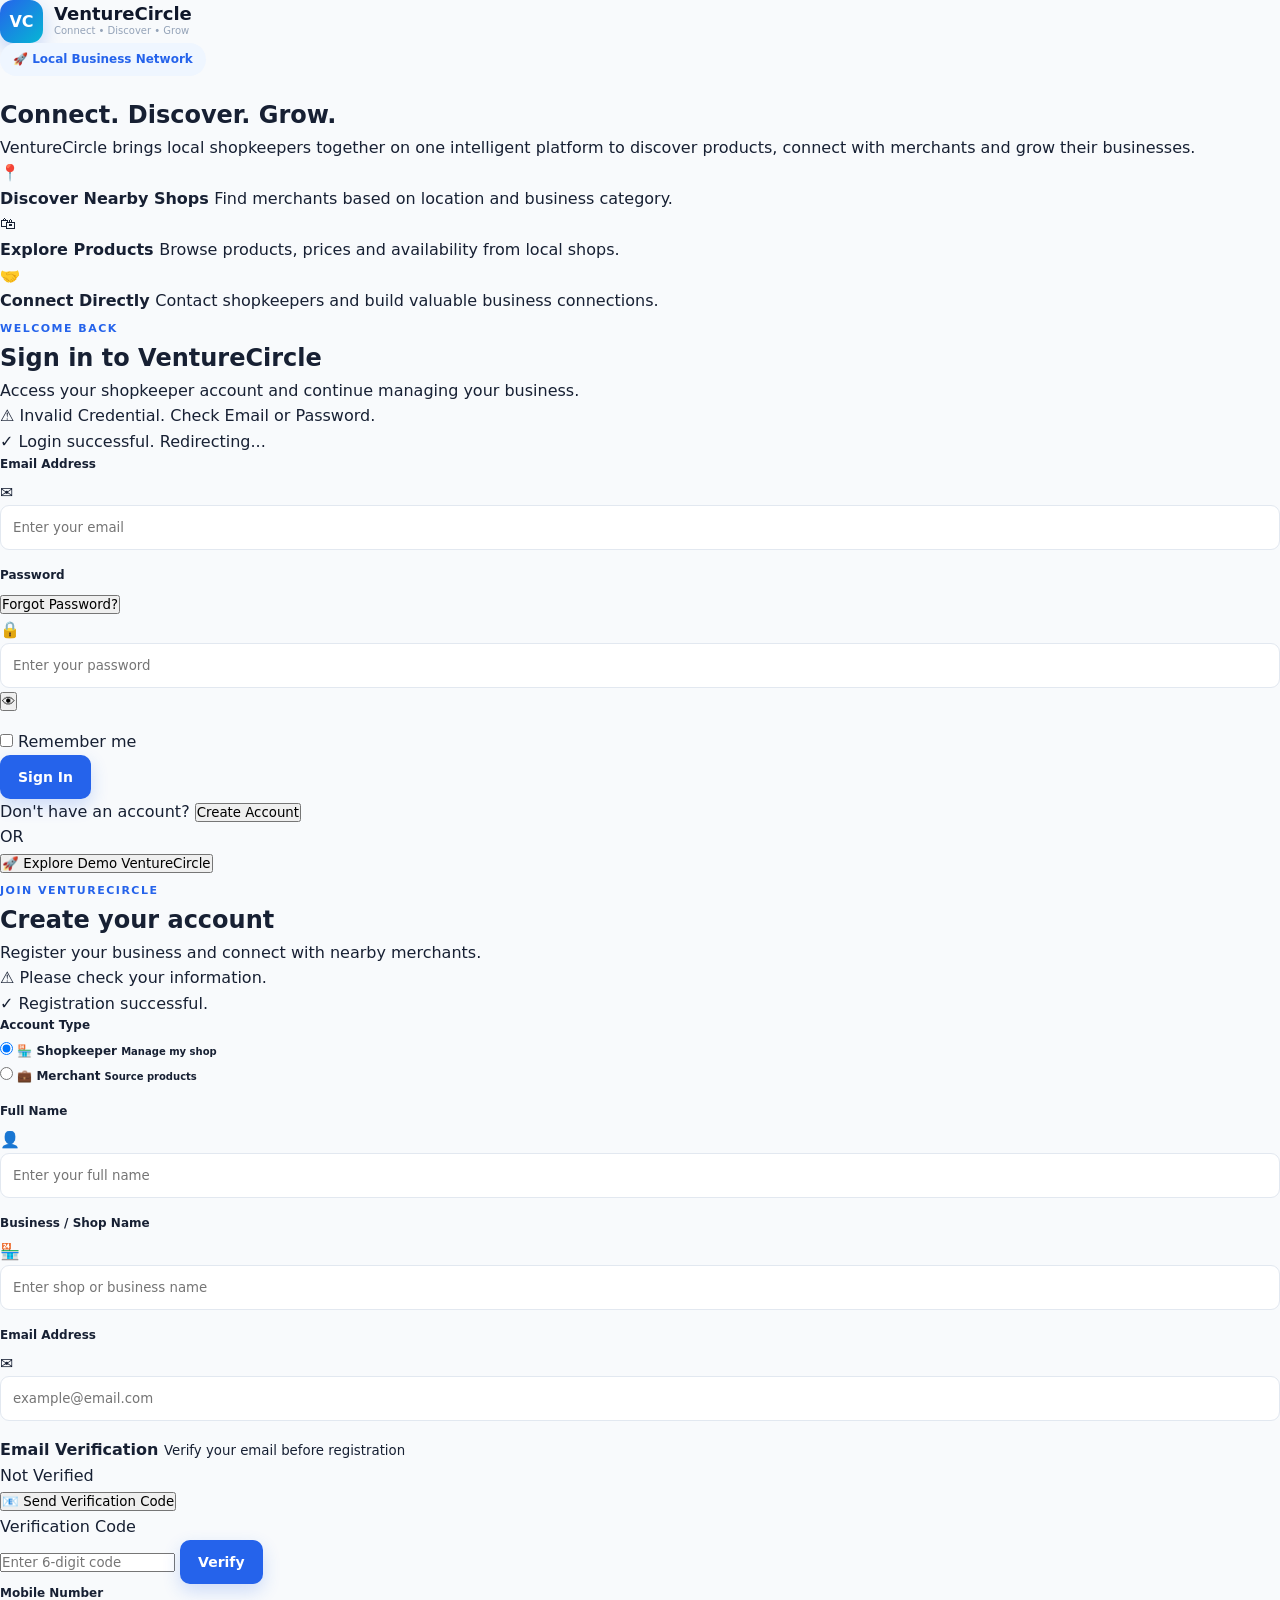
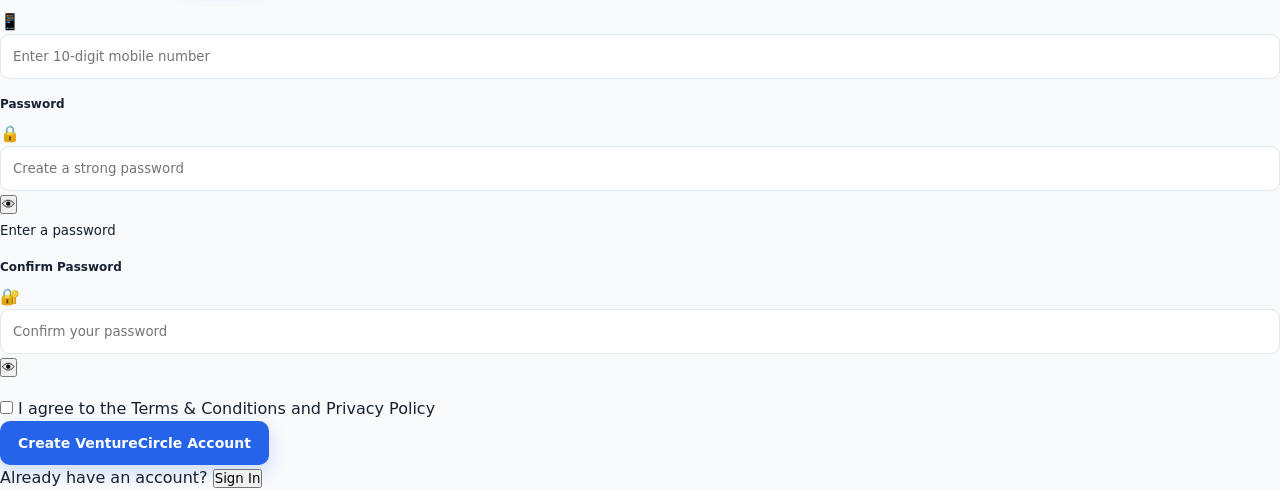
<file: index.html>
<!DOCTYPE html>
<html lang="en">
<head>
    <meta charset="UTF-8">

    <meta name="viewport"
          content="width=device-width, initial-scale=1.0">

    <meta name="description"
          content="VentureCircle - Connect local shopkeepers, discover products and grow your business.">

    <meta name="theme-color"
          content="#2563eb">

    <title>VentureCircle | Login & Register</title>

    <link rel="stylesheet" href="style.css">
</head>

<body class="auth-page">

<!-- =====================================================
     AUTHENTICATION APPLICATION
===================================================== -->

<div class="auth-wrapper">

    <!-- =================================================
         LEFT BRAND PANEL
    ================================================== -->

    <section class="auth-brand-panel">

        <div class="auth-brand-content">

            <a href="index.html" class="brand auth-brand">

                <div class="brand-logo">
                    VC
                </div>

                <div class="brand-text">

                    <strong>
                        VentureCircle
                    </strong>

                    <span>
                        Connect • Discover • Grow
                    </span>

                </div>

            </a>


            <div class="auth-hero-content">

                <span class="hero-badge">
                    🚀 Local Business Network
                </span>

                <h1>
                    Connect.
                    <span>Discover.</span>
                    Grow.
                </h1>

                <p>
                    VentureCircle brings local shopkeepers
                    together on one intelligent platform to
                    discover products, connect with merchants
                    and grow their businesses.
                </p>

            </div>


            <!-- =========================================
                 BENEFITS
            ========================================== -->

            <div class="auth-benefits">

                <div class="auth-benefit">

                    <div class="auth-benefit-icon">
                        📍
                    </div>

                    <div>
                        <strong>
                            Discover Nearby Shops
                        </strong>

                        <span>
                            Find merchants based on location
                            and business category.
                        </span>
                    </div>

                </div>


                <div class="auth-benefit">

                    <div class="auth-benefit-icon">
                        🛍
                    </div>

                    <div>
                        <strong>
                            Explore Products
                        </strong>

                        <span>
                            Browse products, prices and
                            availability from local shops.
                        </span>
                    </div>

                </div>


                <div class="auth-benefit">

                    <div class="auth-benefit-icon">
                        🤝
                    </div>

                    <div>
                        <strong>
                            Connect Directly
                        </strong>

                        <span>
                            Contact shopkeepers and build
                            valuable business connections.
                        </span>
                    </div>

                </div>

            </div>

        </div>


        <!-- Decorative shapes -->

        <div class="auth-decoration decoration-one"></div>

        <div class="auth-decoration decoration-two"></div>

        <div class="auth-decoration decoration-three"></div>

    </section>


    <!-- =================================================
         RIGHT AUTH PANEL
    ================================================== -->

    <section class="auth-form-panel">

        <div class="auth-form-container">


            <!-- =========================================
                 LOGIN FORM
            ========================================== -->

            <div
                id="loginView"
                class="auth-view active"
            >

                <div class="auth-heading">

                    <span class="section-label">
                        WELCOME BACK
                    </span>

                    <h2>
                        Sign in to VentureCircle
                    </h2>

                    <p>
                        Access your shopkeeper account
                        and continue managing your business.
                    </p>

                </div>


                <!-- LOGIN ERROR -->

                <div
                    id="loginError"
                    class="auth-alert auth-alert-error"
                    role="alert"
                    aria-live="polite"
                >
                    <span>
                        ⚠️
                    </span>

                    <span id="loginErrorMessage">
                        Invalid Credential. Check Email or Password.
                    </span>
                </div>


                <!-- LOGIN SUCCESS -->

                <div
                    id="loginSuccess"
                    class="auth-alert auth-alert-success"
                    role="status"
                    aria-live="polite"
                >
                    <span>
                        ✓
                    </span>

                    <span>
                        Login successful. Redirecting...
                    </span>
                </div>


                <form
                    id="loginForm"
                    novalidate
                >

                    <!-- EMAIL -->

                    <div class="form-group">

                        <label for="loginEmail">
                            Email Address
                        </label>

                        <div class="input-wrapper">

                            <span class="input-icon">
                                ✉️
                            </span>

                            <input
                                type="email"
                                id="loginEmail"
                                name="email"
                                class="form-control auth-input"
                                placeholder="Enter your email"
                                autocomplete="email"
                                required
                            >

                        </div>

                        <small
                            id="loginEmailError"
                            class="field-error"
                        ></small>

                    </div>


                    <!-- PASSWORD -->

                    <div class="form-group">

                        <div class="password-label-row">

                            <label for="loginPassword">
                                Password
                            </label>

                            <button
                                type="button"
                                class="forgot-password"
                                id="forgotPasswordBtn"
                            >
                                Forgot Password?
                            </button>

                        </div>


                        <div class="input-wrapper">

                            <span class="input-icon">
                                🔒
                            </span>

                            <input
                                type="password"
                                id="loginPassword"
                                name="password"
                                class="form-control auth-input"
                                placeholder="Enter your password"
                                autocomplete="current-password"
                                required
                            >

                            <button
                                type="button"
                                class="password-toggle"
                                data-target="loginPassword"
                                aria-label="Show password"
                            >
                                👁
                            </button>

                        </div>

                        <small
                            id="loginPasswordError"
                            class="field-error"
                        ></small>

                    </div>


                    <!-- REMEMBER -->

                    <div class="remember-row">

                        <label class="checkbox-label">

                            <input
                                type="checkbox"
                                id="rememberMe"
                            >

                            <span>
                                Remember me
                            </span>

                        </label>

                    </div>


                    <!-- LOGIN BUTTON -->

                    <button
                        type="submit"
                        class="btn btn-primary auth-submit"
                        id="loginBtn"
                    >

                        <span class="button-text">
                            Sign In
                        </span>

                        <span
                            class="button-loader"
                            hidden
                        >
                            <span class="spinner"></span>
                            Signing In...
                        </span>

                    </button>

                </form>


                <!-- REGISTER -->

                <div class="auth-switch">

                    <span>
                        Don't have an account?
                    </span>

                    <button
                        type="button"
                        id="showRegisterBtn"
                        class="auth-switch-button"
                    >
                        Create Account
                    </button>

                </div>


                <div class="auth-divider">
                    <span>
                        OR
                    </span>
                </div>


                <!-- DEMO ACCESS -->

                <button
                    type="button"
                    id="demoLoginBtn"
                    class="demo-login-button"
                >
                    🚀 Explore Demo VentureCircle
                </button>

            </div>


            <!-- =========================================
                 REGISTER FORM
            ========================================== -->

            <div
                id="registerView"
                class="auth-view"
            >

                <div class="auth-heading">

                    <span class="section-label">
                        JOIN VENTURECIRCLE
                    </span>

                    <h2>
                        Create your account
                    </h2>

                    <p>
                        Register your business and connect
                        with nearby merchants.
                    </p>

                </div>


                <!-- REGISTER ERROR -->

                <div
                    id="registerError"
                    class="auth-alert auth-alert-error"
                    role="alert"
                    aria-live="polite"
                >

                    <span>
                        ⚠️
                    </span>

                    <span id="registerErrorMessage">
                        Please check your information.
                    </span>

                </div>


                <!-- REGISTER SUCCESS -->

                <div
                    id="registerSuccess"
                    class="auth-alert auth-alert-success"
                    role="status"
                    aria-live="polite"
                >

                    <span>
                        ✓
                    </span>

                    <span id="registerSuccessMessage">
                        Registration successful.
                    </span>

                </div>


                <form
                    id="registerForm"
                    novalidate
                >

                    <!-- ACCOUNT TYPE -->

                    <div class="form-group">

                        <label>
                            Account Type
                        </label>

                        <div class="account-type-grid">

                            <label class="account-type-card">

                                <input
                                    type="radio"
                                    name="accountType"
                                    value="Shopkeeper"
                                    checked
                                >

                                <span class="account-type-content">

                                    <span class="account-type-icon">
                                        🏪
                                    </span>

                                    <span>
                                        <strong>
                                            Shopkeeper
                                        </strong>

                                        <small>
                                            Manage my shop
                                        </small>
                                    </span>

                                </span>

                            </label>


                            <label class="account-type-card">

                                <input
                                    type="radio"
                                    name="accountType"
                                    value="Merchant"
                                >

                                <span class="account-type-content">

                                    <span class="account-type-icon">
                                        💼
                                    </span>

                                    <span>
                                        <strong>
                                            Merchant
                                        </strong>

                                        <small>
                                            Source products
                                        </small>
                                    </span>

                                </span>

                            </label>

                        </div>

                    </div>


                    <!-- NAME -->

                    <div class="form-group">

                        <label for="registerName">
                            Full Name
                        </label>

                        <div class="input-wrapper">

                            <span class="input-icon">
                                👤
                            </span>

                            <input
                                type="text"
                                id="registerName"
                                name="name"
                                class="form-control auth-input"
                                placeholder="Enter your full name"
                                autocomplete="name"
                                required
                            >

                        </div>

                        <small
                            id="registerNameError"
                            class="field-error"
                        ></small>

                    </div>


                    <!-- BUSINESS NAME -->

                    <div class="form-group">

                        <label for="registerBusiness">
                            Business / Shop Name
                        </label>

                        <div class="input-wrapper">

                            <span class="input-icon">
                                🏪
                            </span>

                            <input
                                type="text"
                                id="registerBusiness"
                                name="business"
                                class="form-control auth-input"
                                placeholder="Enter shop or business name"
                                required
                            >

                        </div>

                        <small
                            id="registerBusinessError"
                            class="field-error"
                        ></small>

                    </div>


                    <!-- EMAIL -->

                    <div class="form-group">

                        <label for="registerEmail">
                            Email Address
                        </label>

                        <div class="input-wrapper">

                            <span class="input-icon">
                                ✉️
                            </span>

                            <input
                                type="email"
                                id="registerEmail"
                                name="email"
                                class="form-control auth-input"
                                placeholder="example@email.com"
                                autocomplete="email"
                                required
                            >

                        </div>

                        <small
                            id="registerEmailError"
                            class="field-error"
                        ></small>

                    </div>


                    <!-- EMAIL VERIFICATION -->

                    <div
                        id="emailVerificationArea"
                        class="verification-area"
                    >

                        <div class="verification-header">

                            <div>

                                <strong>
                                    Email Verification
                                </strong>

                                <small>
                                    Verify your email before registration
                                </small>

                            </div>

                            <span class="verification-status">
                                Not Verified
                            </span>

                        </div>


                        <button
                            type="button"
                            id="sendVerificationBtn"
                            class="verification-button"
                        >
                            📧 Send Verification Code
                        </button>


                        <div
                            id="verificationCodeArea"
                            class="verification-code-area"
                        >

                            <label for="verificationCode">
                                Verification Code
                            </label>

                            <div class="verification-input-row">

                                <input
                                    type="text"
                                    id="verificationCode"
                                    maxlength="6"
                                    placeholder="Enter 6-digit code"
                                    inputmode="numeric"
                                >

                                <button
                                    type="button"
                                    id="verifyEmailBtn"
                                    class="btn btn-primary"
                                >
                                    Verify
                                </button>

                            </div>

                            <small
                                id="verificationMessage"
                                class="verification-message"
                            ></small>

                        </div>

                    </div>


                    <!-- MOBILE -->

                    <div class="form-group">

                        <label for="registerMobile">
                            Mobile Number
                        </label>

                        <div class="input-wrapper">

                            <span class="input-icon">
                                📱
                            </span>

                            <input
                                type="tel"
                                id="registerMobile"
                                name="mobile"
                                class="form-control auth-input"
                                placeholder="Enter 10-digit mobile number"
                                maxlength="10"
                                inputmode="numeric"
                                autocomplete="tel"
                                required
                            >

                        </div>

                        <small
                            id="registerMobileError"
                            class="field-error"
                        ></small>

                    </div>


                    <!-- PASSWORD -->

                    <div class="form-group">

                        <label for="registerPassword">
                            Password
                        </label>

                        <div class="input-wrapper">

                            <span class="input-icon">
                                🔒
                            </span>

                            <input
                                type="password"
                                id="registerPassword"
                                name="password"
                                class="form-control auth-input"
                                placeholder="Create a strong password"
                                autocomplete="new-password"
                                required
                            >

                            <button
                                type="button"
                                class="password-toggle"
                                data-target="registerPassword"
                            >
                                👁
                            </button>

                        </div>

                        <div
                            id="passwordStrength"
                            class="password-strength"
                        >

                            <div class="strength-bar">

                                <span></span>
                                <span></span>
                                <span></span>
                                <span></span>

                            </div>

                            <small id="passwordStrengthText">
                                Enter a password
                            </small>

                        </div>

                    </div>


                    <!-- CONFIRM PASSWORD -->

                    <div class="form-group">

                        <label for="registerConfirmPassword">
                            Confirm Password
                        </label>

                        <div class="input-wrapper">

                            <span class="input-icon">
                                🔐
                            </span>

                            <input
                                type="password"
                                id="registerConfirmPassword"
                                name="confirmPassword"
                                class="form-control auth-input"
                                placeholder="Confirm your password"
                                autocomplete="new-password"
                                required
                            >

                            <button
                                type="button"
                                class="password-toggle"
                                data-target="registerConfirmPassword"
                            >
                                👁
                            </button>

                        </div>

                        <small
                            id="registerConfirmPasswordError"
                            class="field-error"
                        ></small>

                    </div>


                    <!-- TERMS -->

                    <div class="terms-row">

                        <label class="checkbox-label">

                            <input
                                type="checkbox"
                                id="termsAgreement"
                                required
                            >

                            <span>
                                I agree to the
                                <a href="#">
                                    Terms & Conditions
                                </a>
                                and
                                <a href="#">
                                    Privacy Policy
                                </a>
                            </span>

                        </label>

                    </div>


                    <!-- REGISTER BUTTON -->

                    <button
                        type="submit"
                        class="btn btn-primary auth-submit"
                        id="registerBtn"
                    >

                        <span class="button-text">
                            Create VentureCircle Account
                        </span>

                        <span
                            class="button-loader"
                            hidden
                        >

                            <span class="spinner"></span>

                            Creating Account...

                        </span>

                    </button>

                </form>


                <!-- LOGIN SWITCH -->

                <div class="auth-switch">

                    <span>
                        Already have an account?
                    </span>

                    <button
                        type="button"
                        id="showLoginBtn"
                        class="auth-switch-button"
                    >
                        Sign In
                    </button>

                </div>

            </div>


        </div>

    </section>

</div>


<!-- =====================================================
     FORGOT PASSWORD MODAL
===================================================== -->

<div
    id="forgotPasswordModal"
    class="modal-overlay"
>

    <div class="modal auth-modal">

        <button
            type="button"
            class="modal-close"
            id="closeForgotPassword"
            aria-label="Close"
        >
            ×
        </button>


        <div class="auth-modal-content">

            <div class="modal-icon">
                🔐
            </div>

            <h2>
                Reset Your Password
            </h2>

            <p>
                Enter your registered email address
                and we will help you recover your account.
            </p>


            <div class="form-group">

                <label for="resetEmail">
                    Email Address
                </label>

                <input
                    type="email"
                    id="resetEmail"
                    class="form-control"
                    placeholder="Enter your email"
                >

            </div>


            <div
                id="resetMessage"
                class="auth-alert"
            >
            </div>


            <button
                type="button"
                id="resetPasswordBtn"
                class="btn btn-primary"
                style="width:100%;"
            >
                Send Reset Instructions
            </button>

        </div>

    </div>

</div>


<!-- =====================================================
     GLOBAL TOAST
===================================================== -->

<div
    id="toastContainer"
    class="toast-container"
    aria-live="polite"
    aria-atomic="true"
>
</div>


<!-- =====================================================
     AUTHENTICATION JAVASCRIPT
===================================================== -->

<script src="app.js"></script>

</body>
</html>
</file>
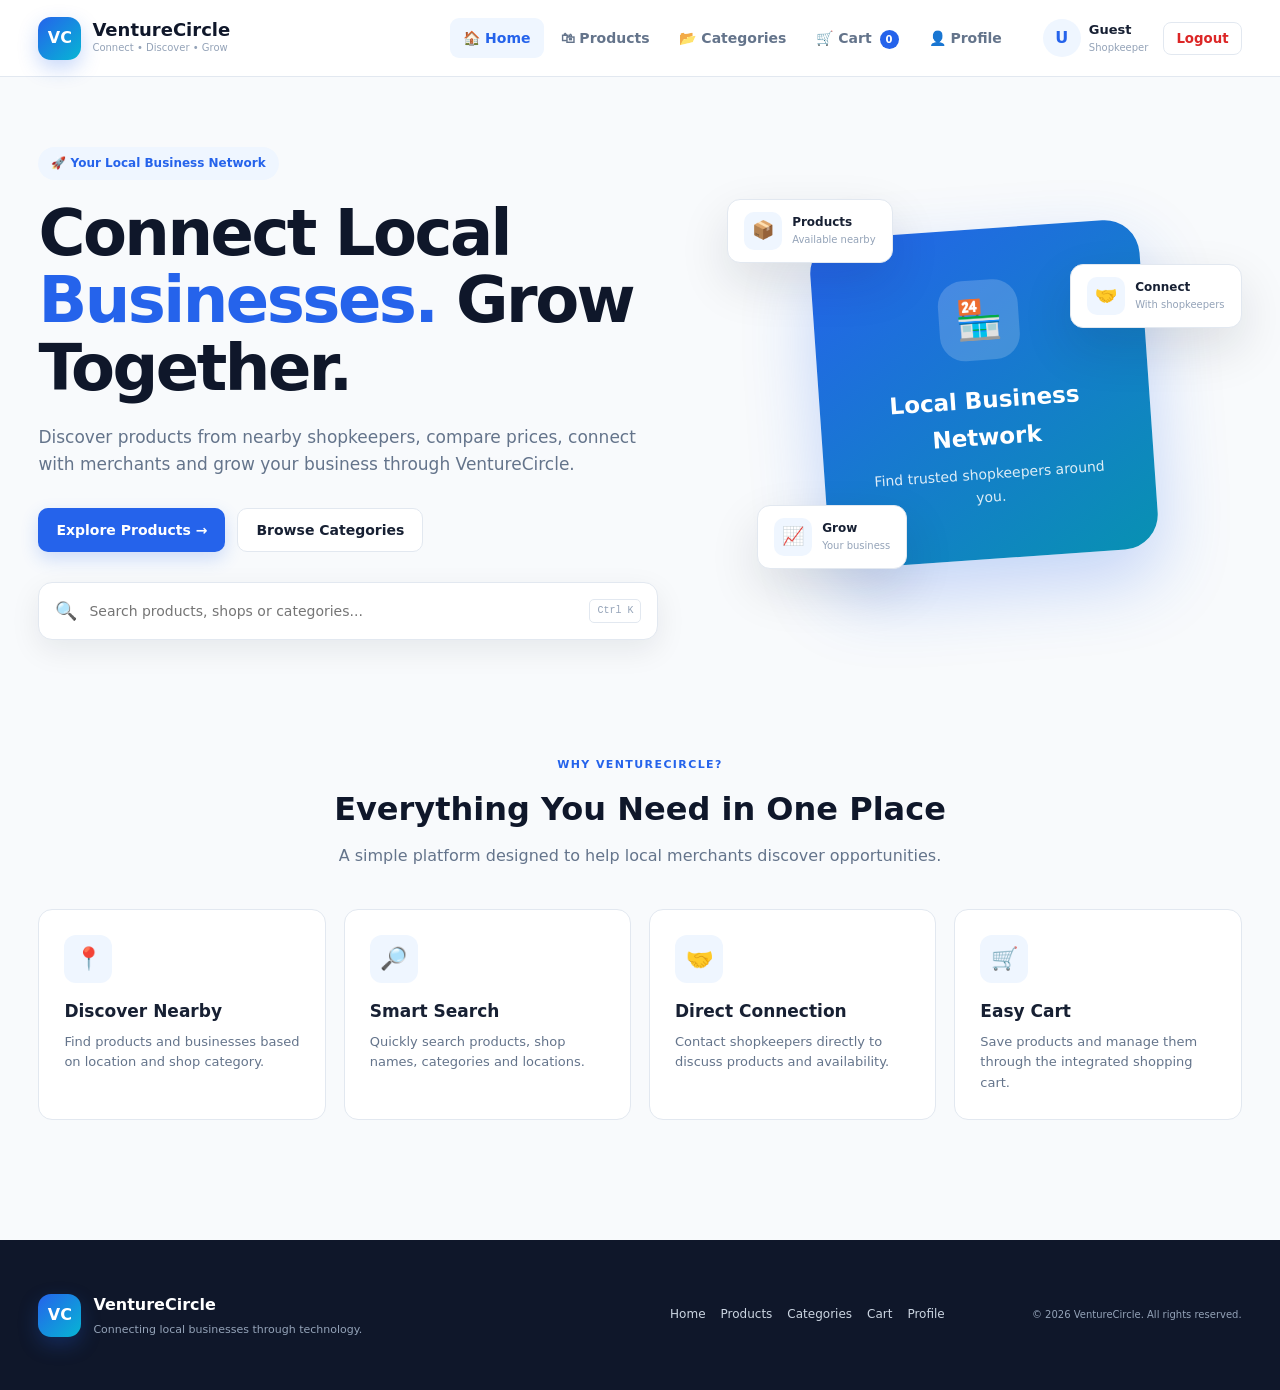
<file: dashboard.html>
<!DOCTYPE html>
<html lang="en">
<head>
    <meta charset="UTF-8">

    <meta
        name="viewport"
        content="width=device-width, initial-scale=1.0"
    >

    <meta
        name="description"
        content="VentureCircle - Connect, discover and grow with nearby shopkeepers."
    >

    <title>VentureCircle | Shopkeeper Dashboard</title>

    <link
        rel="stylesheet"
        href="style.css"
    >
</head>

<body>

<!-- =====================================================
     HEADER
===================================================== -->

<header class="main-header">

    <div class="header-container">

        <a
            href="#home"
            class="brand"
            data-section="home"
        >

            <div class="brand-logo">
                VC
            </div>

            <div class="brand-text">

                <strong>
                    VentureCircle
                </strong>

                <span>
                    Connect • Discover • Grow
                </span>

            </div>

        </a>


        <!-- MOBILE MENU -->

        <button
            class="mobile-menu-button"
            aria-label="Open navigation"
        >
            ☰
        </button>


        <!-- NAVIGATION -->

        <nav class="main-navigation">

            <a
                href="#home"
                class="nav-link active"
                data-section="home"
            >
                🏠 Home
            </a>

            <a
                href="#products"
                class="nav-link"
                data-section="products"
            >
                🛍 Products
            </a>

            <a
                href="#categories"
                class="nav-link"
                data-section="categories"
            >
                📂 Categories
            </a>

            <a
                href="#cart"
                class="nav-link"
                data-section="cart"
            >
                🛒 Cart
                <span
                    class="cart-count"
                    id="cartCount"
                >
                    0
                </span>
            </a>

            <a
                href="#profile"
                class="nav-link"
                data-section="profile"
            >
                👤 Profile
            </a>

        </nav>


        <!-- USER AREA -->

        <div class="header-user">

            <div class="user-mini">

                <div class="user-avatar">
                    <span id="userInitial">
                        U
                    </span>
                </div>

                <div>

                    <strong
                        class="user-name"
                        id="userName"
                    >
                        Guest
                    </strong>

                    <small>
                        Shopkeeper
                    </small>

                </div>

            </div>


            <button
                class="logout-button"
                id="logoutBtn"
            >
                Logout
            </button>

        </div>

    </div>

</header>


<!-- =====================================================
     MAIN
===================================================== -->

<main>


<!-- =====================================================
     HOME SECTION
===================================================== -->

<section
    id="home"
    class="page-section active"
    data-page="home"
>

    <div class="hero-section">

        <div class="hero-content">

            <span class="hero-badge">
                🚀 Your Local Business Network
            </span>

            <h1>
                Connect Local
                <span>Businesses.</span>
                Grow Together.
            </h1>

            <p>
                Discover products from nearby shopkeepers,
                compare prices, connect with merchants and
                grow your business through VentureCircle.
            </p>


            <div class="hero-actions">

                <button
                    class="btn btn-primary"
                    data-section="products"
                >
                    Explore Products →
                </button>

                <button
                    class="btn btn-secondary"
                    data-section="categories"
                >
                    Browse Categories
                </button>

            </div>


            <!-- SEARCH -->

            <div class="hero-search">

                <span>
                    🔍
                </span>

                <input
                    type="text"
                    id="searchInput"
                    class="search-input"
                    placeholder="Search products, shops or categories..."
                    autocomplete="off"
                >

                <kbd>
                    Ctrl K
                </kbd>

            </div>

        </div>


        <div class="hero-visual">

            <div class="hero-card main-hero-card">

                <div class="hero-card-icon">
                    🏪
                </div>

                <h3>
                    Local Business Network
                </h3>

                <p>
                    Find trusted shopkeepers around you.
                </p>

            </div>


            <div class="floating-card card-one">

                <span>
                    📦
                </span>

                <div>
                    <strong>
                        Products
                    </strong>

                    <small>
                        Available nearby
                    </small>
                </div>

            </div>


            <div class="floating-card card-two">

                <span>
                    🤝
                </span>

                <div>
                    <strong>
                        Connect
                    </strong>

                    <small>
                        With shopkeepers
                    </small>
                </div>

            </div>


            <div class="floating-card card-three">

                <span>
                    📈
                </span>

                <div>
                    <strong>
                        Grow
                    </strong>

                    <small>
                        Your business
                    </small>
                </div>

            </div>

        </div>

    </div>


    <!-- FEATURES -->

    <div class="features-section">

        <div class="section-heading">

            <span>
                WHY VENTURECIRCLE?
            </span>

            <h2>
                Everything You Need in One Place
            </h2>

            <p>
                A simple platform designed to help local
                merchants discover opportunities.
            </p>

        </div>


        <div class="feature-grid">

            <article class="feature-card">

                <div class="feature-icon">
                    📍
                </div>

                <h3>
                    Discover Nearby
                </h3>

                <p>
                    Find products and businesses based
                    on location and shop category.
                </p>

            </article>


            <article class="feature-card">

                <div class="feature-icon">
                    🔎
                </div>

                <h3>
                    Smart Search
                </h3>

                <p>
                    Quickly search products, shop names,
                    categories and locations.
                </p>

            </article>


            <article class="feature-card">

                <div class="feature-icon">
                    🤝
                </div>

                <h3>
                    Direct Connection
                </h3>

                <p>
                    Contact shopkeepers directly to
                    discuss products and availability.
                </p>

            </article>


            <article class="feature-card">

                <div class="feature-icon">
                    🛒
                </div>

                <h3>
                    Easy Cart
                </h3>

                <p>
                    Save products and manage them through
                    the integrated shopping cart.
                </p>

            </article>

        </div>

    </div>

</section>


<!-- =====================================================
     PRODUCTS SECTION
===================================================== -->

<section
    id="products"
    class="page-section"
    data-page="products"
>

    <div class="page-container">

        <div class="page-header">

            <div>

                <span class="section-label">
                    MARKETPLACE
                </span>

                <h1>
                    Explore Products
                </h1>

                <p>
                    Discover products uploaded by
                    nearby shopkeepers.
                </p>

            </div>


            <button
                class="btn btn-secondary"
                data-section="home"
            >
                ← Back Home
            </button>

        </div>


        <!-- SEARCH AREA -->

        <div class="marketplace-toolbar">

            <div class="large-search">

                <span>
                    🔍
                </span>

                <input
                    type="text"
                    class="search-input"
                    placeholder="Search products or shops..."
                >

            </div>


            <div class="sort-area">

                <label for="sortProducts">
                    Sort
                </label>

                <select
                    id="sortProducts"
                    onchange="sortProducts(this.value)"
                >

                    <option value="">
                        Recommended
                    </option>

                    <option value="newest">
                        Newest
                    </option>

                    <option value="price-low">
                        Price: Low to High
                    </option>

                    <option value="price-high">
                        Price: High to Low
                    </option>

                    <option value="name">
                        Name
                    </option>

                </select>

            </div>

        </div>


        <!-- CATEGORY FILTER -->

        <div class="category-filter">

            <button
                class="category-chip active"
                data-category="All"
            >
                All
            </button>

            <button
                class="category-chip"
                data-category="Grocery"
            >
                🛒 Grocery
            </button>

            <button
                class="category-chip"
                data-category="Electronics"
            >
                💻 Electronics
            </button>

            <button
                class="category-chip"
                data-category="Clothing"
            >
                👕 Clothing
            </button>

            <button
                class="category-chip"
                data-category="Electrical"
            >
                💡 Electrical
            </button>

            <button
                class="category-chip"
                data-category="Fruits"
            >
                🍎 Fruits
            </button>

        </div>


        <!-- PRODUCTS -->

        <div
            id="productContainer"
            class="products-grid"
        >
        </div>

    </div>

</section>


<!-- =====================================================
     CATEGORIES SECTION
===================================================== -->

<section
    id="categories"
    class="page-section"
    data-page="categories"
>

    <div class="page-container">

        <div class="page-header">

            <div>

                <span class="section-label">
                    SHOP BY BUSINESS
                </span>

                <h1>
                    Browse Categories
                </h1>

                <p>
                    Choose a business category and
                    discover relevant products.
                </p>

            </div>

        </div>


        <div class="category-large-grid">

            <button
                class="category-large-card"
                data-category="Grocery"
                data-section="products"
            >

                <span class="category-large-icon">
                    🛒
                </span>

                <strong>
                    Grocery
                </strong>

                <small>
                    Rice, flour, groceries and more
                </small>

            </button>


            <button
                class="category-large-card"
                data-category="Electronics"
                data-section="products"
            >

                <span class="category-large-icon">
                    💻
                </span>

                <strong>
                    Electronics
                </strong>

                <small>
                    Devices, cables and accessories
                </small>

            </button>


            <button
                class="category-large-card"
                data-category="Clothing"
                data-section="products"
            >

                <span class="category-large-icon">
                    👕
                </span>

                <strong>
                    Clothing
                </strong>

                <small>
                    Fashion and apparel
                </small>

            </button>


            <button
                class="category-large-card"
                data-category="Electrical"
                data-section="products"
            >

                <span class="category-large-icon">
                    💡
                </span>

                <strong>
                    Electrical
                </strong>

                <small>
                    Electrical products and equipment
                </small>

            </button>


            <button
                class="category-large-card"
                data-category="Fruits"
                data-section="products"
            >

                <span class="category-large-icon">
                    🍎
                </span>

                <strong>
                    Fruits
                </strong>

                <small>
                    Fresh fruits and produce
                </small>

            </button>


            <button
                class="category-large-card"
                data-category="All"
                data-section="products"
            >

                <span class="category-large-icon">
                    🌐
                </span>

                <strong>
                    View All
                </strong>

                <small>
                    Explore the complete marketplace
                </small>

            </button>

        </div>

    </div>

</section>


<!-- =====================================================
     CART SECTION
===================================================== -->

<section
    id="cart"
    class="page-section"
    data-page="cart"
>

    <div class="page-container">

        <div class="page-header">

            <div>

                <span class="section-label">
                    YOUR SELECTION
                </span>

                <h1>
                    Shopping Cart
                </h1>

                <p>
                    Review your selected products.
                </p>

            </div>


            <button
                class="btn btn-secondary"
                data-section="products"
            >
                Continue Shopping →
            </button>

        </div>


        <div
            id="cartContainer"
            class="cart-container"
        >
        </div>

    </div>

</section>


<!-- =====================================================
     PROFILE SECTION
===================================================== -->

<section
    id="profile"
    class="page-section"
    data-page="profile"
>

    <div class="page-container">

        <div class="page-header">

            <div>

                <span class="section-label">
                    ACCOUNT
                </span>

                <h1>
                    My Profile
                </h1>

                <p>
                    Manage your VentureCircle account.
                </p>

            </div>

        </div>


        <div
            id="profileContainer"
            class="profile-container"
        >
        </div>


        <!-- BUSINESS STATISTICS -->

        <div class="dashboard-statistics">

            <div class="stat-card">

                <span class="stat-icon">
                    📦
                </span>

                <div>

                    <strong id="productCount">
                        0
                    </strong>

                    <span>
                        My Products
                    </span>

                </div>

            </div>


            <div class="stat-card">

                <span class="stat-icon">
                    📊
                </span>

                <div>

                    <strong id="totalStock">
                        0
                    </strong>

                    <span>
                        Total Stock
                    </span>

                </div>

            </div>


            <div class="stat-card">

                <span class="stat-icon">
                    👥
                </span>

                <div>

                    <strong id="userCount">
                        0
                    </strong>

                    <span>
                        Registered Users
                    </span>

                </div>

            </div>


            <div class="stat-card">

                <span class="stat-icon">
                    📂
                </span>

                <div>

                    <strong id="categoryCount">
                        0
                    </strong>

                    <span>
                        Categories
                    </span>

                </div>

            </div>

        </div>

    </div>

</section>

</main>


<!-- =====================================================
     FOOTER
===================================================== -->

<footer class="main-footer">

    <div class="footer-container">

        <div class="footer-brand">

            <div class="brand-logo">
                VC
            </div>

            <div>

                <strong>
                    VentureCircle
                </strong>

                <p>
                    Connecting local businesses
                    through technology.
                </p>

            </div>

        </div>


        <div class="footer-links">

            <a
                href="#home"
                data-section="home"
            >
                Home
            </a>

            <a
                href="#products"
                data-section="products"
            >
                Products
            </a>

            <a
                href="#categories"
                data-section="categories"
            >
                Categories
            </a>

            <a
                href="#cart"
                data-section="cart"
            >
                Cart
            </a>

            <a
                href="#profile"
                data-section="profile"
            >
                Profile
            </a>

        </div>


        <div class="footer-copy">

            © 2026 VentureCircle.
            All rights reserved.

        </div>

    </div>

</footer>


<!-- =====================================================
     JAVASCRIPT
===================================================== -->

<script src="app.js"></script>

</body>

</html>
</file>
<file: style.css>
/* =========================================================
   VENTURECIRCLE - STYLE.CSS
   Modern Responsive Marketplace UI
   ========================================================= */

/* =========================================================
   ROOT VARIABLES
========================================================= */

:root {

    --primary: #2563eb;
    --primary-dark: #1d4ed8;
    --primary-light: #eff6ff;

    --secondary: #0f172a;
    --accent: #06b6d4;

    --success: #16a34a;
    --danger: #dc2626;
    --warning: #f59e0b;

    --white: #ffffff;
    --black: #020617;

    --text: #172033;
    --text-light: #64748b;
    --text-muted: #94a3b8;

    --background: #f8fafc;
    --surface: #ffffff;
    --surface-light: #f1f5f9;

    --border: #e2e8f0;

    --shadow-sm:
        0 2px 8px rgba(15, 23, 42, 0.05);

    --shadow:
        0 10px 30px rgba(15, 23, 42, 0.08);

    --shadow-lg:
        0 20px 50px rgba(15, 23, 42, 0.12);

    --radius-sm: 8px;
    --radius: 14px;
    --radius-lg: 22px;

    --transition:
        all 0.25s ease;

    --max-width:
        1280px;
}


/* =========================================================
   RESET
========================================================= */

* {

    margin: 0;
    padding: 0;

    box-sizing: border-box;
}


html {

    scroll-behavior: smooth;
}


body {

    font-family:
        Inter,
        system-ui,
        -apple-system,
        BlinkMacSystemFont,
        "Segoe UI",
        sans-serif;

    background:
        var(--background);

    color:
        var(--text);

    line-height:
        1.6;

    min-height:
        100vh;

    overflow-x:
        hidden;
}


button,
input,
select,
textarea {

    font-family:
        inherit;
}


button {

    cursor:
        pointer;
}


a {

    color:
        inherit;

    text-decoration:
        none;
}


img {

    max-width:
        100%;

    display:
        block;
}


/* =========================================================
   HEADER
========================================================= */

.main-header {

    position:
        sticky;

    top:
        0;

    z-index:
        1000;

    background:
        rgba(255,255,255,0.92);

    backdrop-filter:
        blur(16px);

    border-bottom:
        1px solid var(--border);
}


.header-container {

    width:
        min(94%, var(--max-width));

    min-height:
        76px;

    margin:
        auto;

    display:
        flex;

    align-items:
        center;

    gap:
        28px;
}


/* =========================================================
   BRAND
========================================================= */

.brand {

    display:
        flex;

    align-items:
        center;

    gap:
        11px;

    flex-shrink:
        0;
}


.brand-logo {

    width:
        43px;

    height:
        43px;

    border-radius:
        13px;

    display:
        flex;

    align-items:
        center;

    justify-content:
        center;

    font-weight:
        800;

    color:
        var(--white);

    background:
        linear-gradient(
            135deg,
            var(--primary),
            var(--accent)
        );

    box-shadow:
        0 8px 20px
        rgba(37,99,235,0.25);
}


.brand-text {

    display:
        flex;

    flex-direction:
        column;
}


.brand-text strong {

    font-size:
        18px;

    line-height:
        1.1;

    color:
        var(--secondary);
}


.brand-text span {

    font-size:
        10px;

    color:
        var(--text-muted);
}


/* =========================================================
   NAVIGATION
========================================================= */

.main-navigation {

    display:
        flex;

    align-items:
        center;

    gap:
        4px;

    margin-left:
        auto;
}


.nav-link {

    position:
        relative;

    padding:
        9px 13px;

    border-radius:
        9px;

    font-size:
        14px;

    font-weight:
        600;

    color:
        var(--text-light);

    transition:
        var(--transition);
}


.nav-link:hover {

    color:
        var(--primary);

    background:
        var(--primary-light);
}


.nav-link.active {

    color:
        var(--primary);

    background:
        var(--primary-light);
}


.cart-count {

    display:
        inline-flex;

    align-items:
        center;

    justify-content:
        center;

    min-width:
        19px;

    height:
        19px;

    padding:
        0 5px;

    margin-left:
        3px;

    border-radius:
        50px;

    color:
        white;

    background:
        var(--primary);

    font-size:
        10px;

    font-weight:
        800;
}


/* =========================================================
   USER HEADER
========================================================= */

.header-user {

    display:
        flex;

    align-items:
        center;

    gap:
        15px;
}


.user-mini {

    display:
        flex;

    align-items:
        center;

    gap:
        8px;
}


.user-avatar {

    width:
        38px;

    height:
        38px;

    border-radius:
        50%;

    display:
        flex;

    align-items:
        center;

    justify-content:
        center;

    background:
        var(--primary-light);

    color:
        var(--primary);

    font-weight:
        800;
}


.user-mini strong {

    display:
        block;

    font-size:
        13px;
}


.user-mini small {

    display:
        block;

    color:
        var(--text-muted);

    font-size:
        10px;
}


.logout-button {

    border:
        1px solid var(--border);

    background:
        white;

    color:
        var(--danger);

    padding:
        8px 12px;

    border-radius:
        8px;

    font-weight:
        600;

    transition:
        var(--transition);
}


.logout-button:hover {

    background:
        #fef2f2;

    border-color:
        #fecaca;
}


/* =========================================================
   MOBILE MENU
========================================================= */

.mobile-menu-button {

    display:
        none;

    border:
        0;

    background:
        var(--primary-light);

    color:
        var(--primary);

    width:
        40px;

    height:
        40px;

    border-radius:
        10px;

    font-size:
        20px;
}


/* =========================================================
   PAGE SECTIONS
========================================================= */

.page-section {

    display:
        none;

    min-height:
        calc(100vh - 76px);

    animation:
        fadeIn 0.35s ease;
}


.page-section.active {

    display:
        block;
}


@keyframes fadeIn {

    from {

        opacity:
            0;

        transform:
            translateY(10px);
    }

    to {

        opacity:
            1;

        transform:
            translateY(0);
    }
}


/* =========================================================
   HERO
========================================================= */

.hero-section {

    width:
        min(94%, var(--max-width));

    min-height:
        610px;

    margin:
        auto;

    display:
        grid;

    grid-template-columns:
        1.1fr 0.9fr;

    align-items:
        center;

    gap:
        60px;

    padding:
        70px 0;
}


.hero-content {

    max-width:
        680px;
}


.hero-badge {

    display:
        inline-flex;

    padding:
        7px 13px;

    border-radius:
        50px;

    color:
        var(--primary);

    background:
        var(--primary-light);

    font-size:
        12px;

    font-weight:
        700;

    margin-bottom:
        20px;
}


.hero-content h1 {

    font-size:
        clamp(42px, 5vw, 68px);

    line-height:
        1.05;

    letter-spacing:
        -2.5px;

    color:
        var(--secondary);

    margin-bottom:
        22px;
}


.hero-content h1 span {

    color:
        var(--primary);
}


.hero-content > p {

    max-width:
        620px;

    color:
        var(--text-light);

    font-size:
        17px;

    margin-bottom:
        30px;
}


/* =========================================================
   HERO BUTTONS
========================================================= */

.hero-actions {

    display:
        flex;

    gap:
        12px;

    flex-wrap:
        wrap;

    margin-bottom:
        30px;
}


.btn {

    border:
        0;

    min-height:
        44px;

    padding:
        10px 18px;

    border-radius:
        10px;

    font-size:
        14px;

    font-weight:
        700;

    display:
        inline-flex;

    align-items:
        center;

    justify-content:
        center;

    gap:
        6px;

    transition:
        var(--transition);
}


.btn-primary {

    color:
        white;

    background:
        var(--primary);

    box-shadow:
        0 7px 18px
        rgba(37,99,235,0.2);
}


.btn-primary:hover {

    background:
        var(--primary-dark);

    transform:
        translateY(-2px);

    box-shadow:
        0 12px 25px
        rgba(37,99,235,0.3);
}


.btn-secondary {

    color:
        var(--text);

    background:
        white;

    border:
        1px solid var(--border);
}


.btn-secondary:hover {

    color:
        var(--primary);

    border-color:
        #bfdbfe;

    background:
        var(--primary-light);
}


/* =========================================================
   HERO SEARCH
========================================================= */

.hero-search {

    max-width:
        620px;

    height:
        58px;

    display:
        flex;

    align-items:
        center;

    gap:
        12px;

    padding:
        0 16px;

    background:
        white;

    border:
        1px solid var(--border);

    border-radius:
        14px;

    box-shadow:
        var(--shadow);

    transition:
        var(--transition);
}


.hero-search:focus-within {

    border-color:
        var(--primary);

    box-shadow:
        0 0 0 4px
        rgba(37,99,235,0.08);
}


.hero-search span {

    font-size:
        18px;
}


.hero-search input {

    flex:
        1;

    border:
        0;

    outline:
        0;

    background:
        transparent;

    font-size:
        14px;
}


.hero-search kbd {

    color:
        var(--text-muted);

    border:
        1px solid var(--border);

    padding:
        3px 7px;

    border-radius:
        5px;

    font-size:
        10px;
}


/* =========================================================
   HERO VISUAL
========================================================= */

.hero-visual {

    min-height:
        460px;

    position:
        relative;

    display:
        flex;

    align-items:
        center;

    justify-content:
        center;
}


.main-hero-card {

    width:
        330px;

    min-height:
        330px;

    border-radius:
        35px;

    padding:
        40px;

    display:
        flex;

    flex-direction:
        column;

    align-items:
        center;

    justify-content:
        center;

    text-align:
        center;

    color:
        white;

    background:
        linear-gradient(
            145deg,
            #2563eb,
            #0891b2
        );

    box-shadow:
        0 30px 70px
        rgba(37,99,235,0.25);

    transform:
        rotate(-4deg);

    transition:
        var(--transition);
}


.main-hero-card:hover {

    transform:
        rotate(0deg)
        translateY(-8px);
}


.hero-card-icon {

    width:
        80px;

    height:
        80px;

    display:
        flex;

    align-items:
        center;

    justify-content:
        center;

    border-radius:
        25px;

    background:
        rgba(255,255,255,0.18);

    font-size:
        38px;

    margin-bottom:
        22px;
}


.main-hero-card h3 {

    font-size:
        23px;

    margin-bottom:
        8px;
}


.main-hero-card p {

    opacity:
        0.85;

    font-size:
        14px;
}


/* =========================================================
   FLOATING CARDS
========================================================= */

.floating-card {

    position:
        absolute;

    display:
        flex;

    align-items:
        center;

    gap:
        10px;

    background:
        white;

    padding:
        12px 16px;

    border:
        1px solid var(--border);

    border-radius:
        13px;

    box-shadow:
        var(--shadow-lg);

    animation:
        floating 4s ease-in-out infinite;
}


.floating-card > span {

    width:
        38px;

    height:
        38px;

    display:
        flex;

    align-items:
        center;

    justify-content:
        center;

    border-radius:
        10px;

    background:
        var(--primary-light);

    font-size:
        18px;
}


.floating-card strong {

    display:
        block;

    font-size:
        12px;
}


.floating-card small {

    display:
        block;

    font-size:
        10px;

    color:
        var(--text-muted);
}


.card-one {

    top:
        35px;

    left:
        0;

    animation-delay:
        0s;
}


.card-two {

    right:
        0;

    top:
        100px;

    animation-delay:
        1s;
}


.card-three {

    bottom:
        55px;

    left:
        30px;

    animation-delay:
        2s;
}


@keyframes floating {

    0%,
    100% {

        transform:
            translateY(0);
    }

    50% {

        transform:
            translateY(-9px);
    }
}


/* =========================================================
   SECTION CONTAINER
========================================================= */

.page-container {

    width:
        min(94%, var(--max-width));

    margin:
        auto;

    padding:
        55px 0 80px;
}


.page-header {

    display:
        flex;

    align-items:
        flex-end;

    justify-content:
        space-between;

    gap:
        25px;

    margin-bottom:
        30px;
}


.section-label {

    color:
        var(--primary);

    font-size:
        11px;

    font-weight:
        800;

    letter-spacing:
        1.5px;
}


.page-header h1 {

    font-size:
        clamp(30px, 4vw, 46px);

    line-height:
        1.1;

    margin:
        7px 0;

    color:
        var(--secondary);
}


.page-header p {

    color:
        var(--text-light);

    font-size:
        14px;
}


/* =========================================================
   FEATURES
========================================================= */

.features-section {

    width:
        min(94%, var(--max-width));

    margin:
        0 auto;

    padding:
        40px 0 90px;
}


.section-heading {

    text-align:
        center;

    max-width:
        650px;

    margin:
        0 auto 40px;
}


.section-heading span {

    color:
        var(--primary);

    font-size:
        11px;

    font-weight:
        800;

    letter-spacing:
        1.4px;
}


.section-heading h2 {

    font-size:
        32px;

    margin:
        8px 0;

    color:
        var(--secondary);
}


.section-heading p {

    color:
        var(--text-light);
}


.feature-grid {

    display:
        grid;

    grid-template-columns:
        repeat(4, 1fr);

    gap:
        18px;
}


.feature-card {

    padding:
        25px;

    background:
        white;

    border:
        1px solid var(--border);

    border-radius:
        var(--radius);

    transition:
        var(--transition);
}


.feature-card:hover {

    transform:
        translateY(-5px);

    box-shadow:
        var(--shadow);
}


.feature-icon {

    width:
        48px;

    height:
        48px;

    display:
        flex;

    align-items:
        center;

    justify-content:
        center;

    border-radius:
        12px;

    background:
        var(--primary-light);

    font-size:
        22px;

    margin-bottom:
        15px;
}


.feature-card h3 {

    font-size:
        17px;

    margin-bottom:
        7px;
}


.feature-card p {

    color:
        var(--text-light);

    font-size:
        13px;
}


/* =========================================================
   MARKETPLACE TOOLBAR
========================================================= */

.marketplace-toolbar {

    display:
        flex;

    align-items:
        center;

    gap:
        15px;

    margin-bottom:
        18px;
}


.large-search {

    flex:
        1;

    height:
        50px;

    display:
        flex;

    align-items:
        center;

    gap:
        10px;

    background:
        white;

    border:
        1px solid var(--border);

    border-radius:
        10px;

    padding:
        0 15px;
}


.large-search:focus-within {

    border-color:
        var(--primary);

    box-shadow:
        0 0 0 3px
        rgba(37,99,235,0.07);
}


.large-search input {

    width:
        100%;

    border:
        0;

    outline:
        0;

    background:
        transparent;
}


.sort-area {

    display:
        flex;

    align-items:
        center;

    gap:
        8px;
}


.sort-area label {

    color:
        var(--text-light);

    font-size:
        12px;

    font-weight:
        600;
}


.sort-area select {

    min-width:
        155px;

    height:
        50px;

    border:
        1px solid var(--border);

    border-radius:
        10px;

    background:
        white;

    padding:
        0 12px;

    outline:
        none;
}


/* =========================================================
   CATEGORY FILTER
========================================================= */

.category-filter {

    display:
        flex;

    flex-wrap:
        wrap;

    gap:
        8px;

    margin-bottom:
        28px;
}


.category-chip {

    border:
        1px solid var(--border);

    background:
        white;

    color:
        var(--text-light);

    border-radius:
        50px;

    padding:
        8px 14px;

    font-size:
        12px;

    font-weight:
        700;

    transition:
        var(--transition);
}


.category-chip:hover {

    color:
        var(--primary);

    border-color:
        #bfdbfe;

    background:
        var(--primary-light);
}


.category-chip.active {

    color:
        white;

    background:
        var(--primary);

    border-color:
        var(--primary);
}


/* =========================================================
   PRODUCT GRID
========================================================= */

.products-grid {

    display:
        grid;

    grid-template-columns:
        repeat(3, 1fr);

    gap:
        22px;
}


/* =========================================================
   PRODUCT CARD
========================================================= */

.product-card {

    overflow:
        hidden;

    background:
        white;

    border:
        1px solid var(--border);

    border-radius:
        18px;

    box-shadow:
        var(--shadow-sm);

    transition:
        var(--transition);
}


.product-card:hover {

    transform:
        translateY(-6px);

    box-shadow:
        var(--shadow-lg);
}


.product-image-wrapper {

    height:
        220px;

    position:
        relative;

    overflow:
        hidden;

    background:
        var(--surface-light);
}


.product-image {

    width:
        100%;

    height:
        100%;

    object-fit:
        cover;

    transition:
        transform 0.45s ease;
}


.product-card:hover
.product-image {

    transform:
        scale(1.06);
}


.product-category {

    display:
        inline-flex;

    color:
        var(--primary);

    background:
        var(--primary-light);

    padding:
        5px 9px;

    border-radius:
        50px;

    font-size:
        10px;

    font-weight:
        800;
}


.product-image-wrapper
.product-category {

    position:
        absolute;

    top:
        12px;

    left:
        12px;
}


.product-content {

    padding:
        18px;
}


.product-name {

    font-size:
        18px;

    line-height:
        1.25;

    margin-bottom:
        6px;

    color:
        var(--secondary);
}


.product-description {

    min-height:
        40px;

    color:
        var(--text-light);

    font-size:
        12px;

    margin-bottom:
        12px;
}


.product-price {

    color:
        var(--primary);

    font-size:
        21px;

    font-weight:
        800;

    margin-bottom:
        12px;
}


.product-price span {

    color:
        var(--text-muted);

    font-size:
        11px;

    font-weight:
        500;
}


.product-shop,
.product-location {

    display:
        flex;

    align-items:
        center;

    gap:
        6px;

    color:
        var(--text-light);

    font-size:
        12px;

    margin-bottom:
        5px;
}


.product-actions {

    display:
        grid;

    grid-template-columns:
        1fr auto;

    gap:
        8px;

    margin-top:
        15px;
}


.btn-cart {

    min-width:
        80px;

    color:
        var(--primary);

    background:
        var(--primary-light);

    border:
        1px solid #dbeafe;
}


.btn-cart:hover {

    color:
        white;

    background:
        var(--primary);
}


/* =========================================================
   EMPTY STATE
========================================================= */

.empty-products,
.empty-cart,
.empty-profile {

    grid-column:
        1 / -1;

    text-align:
        center;

    padding:
        70px 20px;

    background:
        white;

    border:
        1px dashed var(--border);

    border-radius:
        18px;
}


.empty-icon {

    font-size:
        45px;

    margin-bottom:
        12px;
}


.empty-products h3,
.empty-cart h3,
.empty-profile h3 {

    margin-bottom:
        6px;
}


.empty-products p,
.empty-cart p {

    color:
        var(--text-light);

    margin-bottom:
        20px;
}


/* =========================================================
   CATEGORY CARDS
========================================================= */

.category-large-grid {

    display:
        grid;

    grid-template-columns:
        repeat(3, 1fr);

    gap:
        20px;
}


.category-large-card {

    border:
        1px solid var(--border);

    background:
        white;

    border-radius:
        18px;

    padding:
        28px;

    text-align:
        left;

    display:
        flex;

    flex-direction:
        column;

    transition:
        var(--transition);
}


.category-large-card:hover {

    transform:
        translateY(-6px);

    border-color:
        #bfdbfe;

    box-shadow:
        var(--shadow);

    background:
        #fbfdff;
}


.category-large-icon {

    width:
        60px;

    height:
        60px;

    display:
        flex;

    align-items:
        center;

    justify-content:
        center;

    border-radius:
        16px;

    background:
        var(--primary-light);

    font-size:
        28px;

    margin-bottom:
        20px;
}


.category-large-card strong {

    color:
        var(--secondary);

    font-size:
        19px;

    margin-bottom:
        5px;
}


.category-large-card small {

    color:
        var(--text-light);

    font-size:
        12px;
}


/* =========================================================
   CART
========================================================= */

.cart-container {

    display:
        grid;

    grid-template-columns:
        1fr;

    gap:
        20px;
}


.cart-items {

    display:
        flex;

    flex-direction:
        column;

    gap:
        12px;
}


.cart-item {

    display:
        grid;

    grid-template-columns:
        85px 1fr auto auto auto;

    align-items:
        center;

    gap:
        18px;

    padding:
        15px;

    background:
        white;

    border:
        1px solid var(--border);

    border-radius:
        14px;
}


.cart-item img {

    width:
        85px;

    height:
        70px;

    object-fit:
        cover;

    border-radius:
        9px;
}


.cart-item-details h3 {

    font-size:
        15px;

    margin-bottom:
        3px;
}


.cart-item-details p {

    font-size:
        11px;

    color:
        var(--text-muted);

    margin-bottom:
        4px;
}


.cart-item-details strong {

    color:
        var(--primary);
}


.quantity-control {

    display:
        flex;

    align-items:
        center;

    gap:
        8px;

    border:
        1px solid var(--border);

    border-radius:
        8px;

    padding:
        3px;
}


.quantity-control button {

    width:
        28px;

    height:
        28px;

    border:
        0;

    border-radius:
        6px;

    background:
        var(--surface-light);

    font-weight:
        800;
}


.quantity-control span {

    min-width:
        20px;

    text-align:
        center;

    font-weight:
        700;
}


.cart-subtotal {

    font-weight:
        800;

    color:
        var(--secondary);
}


.remove-cart {

    border:
        0;

    background:
        #fef2f2;

    color:
        var(--danger);

    width:
        35px;

    height:
        35px;

    border-radius:
        8px;
}


.cart-summary {

    margin-left:
        auto;

    width:
        min(100%, 400px);

    padding:
        25px;

    background:
        white;

    border:
        1px solid var(--border);

    border-radius:
        16px;

    box-shadow:
        var(--shadow-sm);
}


.cart-summary h3 {

    margin-bottom:
        18px;
}


.cart-total {

    display:
        flex;

    align-items:
        center;

    justify-content:
        space-between;

    border-top:
        1px solid var(--border);

    padding-top:
        15px;

    margin-bottom:
        20px;
}


.cart-total strong {

    font-size:
        22px;

    color:
        var(--primary);
}


.checkout-button {

    width:
        100%;
}


/* =========================================================
   PROFILE
========================================================= */

.profile-container {

    margin-bottom:
        25px;
}


.profile-card {

    max-width:
        600px;

    margin:
        auto;

    padding:
        35px;

    background:
        white;

    border:
        1px solid var(--border);

    border-radius:
        20px;

    text-align:
        center;

    box-shadow:
        var(--shadow-sm);
}


.profile-avatar {

    width:
        90px;

    height:
        90px;

    display:
        flex;

    align-items:
        center;

    justify-content:
        center;

    margin:
        0 auto 15px;

    border-radius:
        50%;

    color:
        white;

    background:
        linear-gradient(
            135deg,
            var(--primary),
            var(--accent)
        );

    font-size:
        34px;

    font-weight:
        800;
}


.profile-card h2 {

    margin-bottom:
        3px;
}


.profile-card p {

    color:
        var(--text-light);

    font-size:
        13px;
}


.profile-role {

    display:
        inline-block;

    margin-top:
        12px;

    padding:
        5px 12px;

    border-radius:
        50px;

    color:
        var(--primary);

    background:
        var(--primary-light);

    font-size:
        11px;

    font-weight:
        800;
}


/* =========================================================
   DASHBOARD STATISTICS
========================================================= */

.dashboard-statistics {

    display:
        grid;

    grid-template-columns:
        repeat(4, 1fr);

    gap:
        15px;

    margin-top:
        25px;
}


.stat-card {

    display:
        flex;

    align-items:
        center;

    gap:
        13px;

    padding:
        20px;

    background:
        white;

    border:
        1px solid var(--border);

    border-radius:
        15px;
}


.stat-icon {

    width:
        45px;

    height:
        45px;

    display:
        flex;

    align-items:
        center;

    justify-content:
        center;

    border-radius:
        11px;

    background:
        var(--primary-light);

    font-size:
        20px;
}


.stat-card strong {

    display:
        block;

    font-size:
        23px;

    line-height:
        1.1;

    color:
        var(--secondary);
}


.stat-card span {

    color:
        var(--text-muted);

    font-size:
        11px;
}


/* =========================================================
   MODAL
========================================================= */

.modal-overlay {

    position:
        fixed;

    inset:
        0;

    z-index:
        2000;

    display:
        flex;

    align-items:
        center;

    justify-content:
        center;

    padding:
        20px;

    background:
        rgba(15,23,42,0.65);

    backdrop-filter:
        blur(5px);

    opacity:
        0;

    visibility:
        hidden;

    transition:
        var(--transition);
}


.modal-overlay.show {

    opacity:
        1;

    visibility:
        visible;
}


.modal {

    position:
        relative;

    width:
        min(900px, 100%);

    max-height:
        90vh;

    overflow:
        auto;

    background:
        white;

    border-radius:
        22px;

    box-shadow:
        0 30px 100px
        rgba(0,0,0,0.25);

    transform:
        translateY(20px)
        scale(0.97);

    transition:
        var(--transition);
}


.modal-overlay.show .modal {

    transform:
        translateY(0)
        scale(1);
}


.modal-close {

    position:
        absolute;

    top:
        15px;

    right:
        15px;

    z-index:
        5;

    width:
        35px;

    height:
        35px;

    border:
        0;

    border-radius:
        50%;

    color:
        var(--text);

    background:
        rgba(255,255,255,0.9);

    font-size:
        20px;
}


.modal-product-layout {

    display:
        grid;

    grid-template-columns:
        1fr 1fr;
}


.modal-product-image {

    min-height:
        500px;

    background:
        var(--surface-light);
}


.modal-product-image img {

    width:
        100%;

    height:
        100%;

    min-height:
        500px;

    object-fit:
        cover;
}


.modal-product-details {

    padding:
        45px 35px;
}


.modal-product-details h2 {

    font-size:
        30px;

    line-height:
        1.15;

    margin:
        12px 0;
}


.modal-product-details h3 {

    color:
        var(--primary);

    font-size:
        25px;

    margin-bottom:
        15px;
}


.modal-product-details > p {

    color:
        var(--text-light);

    font-size:
        14px;

    margin-bottom:
        25px;
}


.shopkeeper-info {

    padding:
        18px;

    background:
        var(--surface-light);

    border-radius:
        12px;

    margin-bottom:
        20px;
}


.shopkeeper-info h4 {

    margin-bottom:
        10px;
}


.shopkeeper-info p {

    font-size:
        12px;

    color:
        var(--text-light);

    margin:
        5px 0;
}


.modal-actions {

    display:
        flex;

    gap:
        10px;
}


/* =========================================================
   TOAST
========================================================= */

.toast-container {

    position:
        fixed;

    right:
        20px;

    bottom:
        20px;

    z-index:
        5000;

    display:
        flex;

    flex-direction:
        column;

    gap:
        10px;
}


.toast {

    min-width:
        280px;

    max-width:
        400px;

    display:
        flex;

    align-items:
        center;

    gap:
        10px;

    padding:
        13px 15px;

    background:
        white;

    border:
        1px solid var(--border);

    border-radius:
        10px;

    box-shadow:
        var(--shadow-lg);

    animation:
        toastIn 0.3s ease;
}


.toast-success {

    border-left:
        4px solid var(--success);
}


.toast-error {

    border-left:
        4px solid var(--danger);
}


.toast-icon {

    width:
        25px;

    height:
        25px;

    display:
        flex;

    align-items:
        center;

    justify-content:
        center;

    border-radius:
        50%;

    color:
        white;

    background:
        var(--success);

    font-size:
        12px;

    font-weight:
        800;
}


.toast-error .toast-icon {

    background:
        var(--danger);
}


.toast-message {

    flex:
        1;

    font-size:
        12px;

    font-weight:
        600;
}


.toast-close {

    border:
        0;

    background:
        transparent;

    color:
        var(--text-muted);

    font-size:
        17px;
}


.toast.hide {

    opacity:
        0;

    transform:
        translateX(30px);

    transition:
        0.3s ease;
}


@keyframes toastIn {

    from {

        opacity:
            0;

        transform:
            translateX(30px);
    }

    to {

        opacity:
            1;

        transform:
            translateX(0);
    }
}


/* =========================================================
   FOOTER
========================================================= */

.main-footer {

    background:
        var(--secondary);

    color:
        white;

    margin-top:
        30px;
}


.footer-container {

    width:
        min(94%, var(--max-width));

    min-height:
        150px;

    margin:
        auto;

    padding:
        30px 0;

    display:
        grid;

    grid-template-columns:
        1.4fr 1fr auto;

    align-items:
        center;

    gap:
        30px;
}


.footer-brand {

    display:
        flex;

    align-items:
        center;

    gap:
        12px;
}


.footer-brand .brand-logo {

    background:
        linear-gradient(
            135deg,
            var(--primary),
            var(--accent)
        );
}


.footer-brand strong {

    font-size:
        16px;
}


.footer-brand p {

    color:
        #94a3b8;

    font-size:
        11px;

    margin-top:
        3px;
}


.footer-links {

    display:
        flex;

    justify-content:
        center;

    flex-wrap:
        wrap;

    gap:
        15px;
}


.footer-links a {

    color:
        #cbd5e1;

    font-size:
        12px;

    transition:
        var(--transition);
}


.footer-links a:hover {

    color:
        white;
}


.footer-copy {

    color:
        #94a3b8;

    font-size:
        10px;

    text-align:
        right;
}


/* =========================================================
   FORMS
========================================================= */

.form-group {

    margin-bottom:
        16px;
}


.form-group label {

    display:
        block;

    margin-bottom:
        6px;

    color:
        var(--text);

    font-size:
        12px;

    font-weight:
        700;
}


.form-control {

    width:
        100%;

    height:
        45px;

    padding:
        0 12px;

    border:
        1px solid var(--border);

    border-radius:
        9px;

    outline:
        none;

    background:
        white;

    transition:
        var(--transition);
}


.form-control:focus {

    border-color:
        var(--primary);

    box-shadow:
        0 0 0 3px
        rgba(37,99,235,0.08);
}


/* =========================================================
   IMAGE PREVIEW
========================================================= */

#imagePreview {

    display:
        none;

    width:
        150px;

    height:
        110px;

    object-fit:
        cover;

    border-radius:
        10px;

    margin-top:
        10px;

    border:
        1px solid var(--border);
}


/* =========================================================
   UTILITY
========================================================= */

.hidden {

    display:
        none !important;
}


.text-center {

    text-align:
        center;
}


.mt-20 {

    margin-top:
        20px;
}


.mb-20 {

    margin-bottom:
        20px;
}


/* =========================================================
   TABLET
========================================================= */

@media (max-width: 1050px) {

    .main-navigation {

        gap:
            0;
    }


    .nav-link {

        padding:
            8px 9px;

        font-size:
            12px;
    }


    .header-user {

        gap:
            8px;
    }


    .user-mini {

        display:
            none;
    }


    .hero-section {

        gap:
            30px;
    }


    .feature-grid {

        grid-template-columns:
            repeat(2, 1fr);
    }


    .products-grid {

        grid-template-columns:
            repeat(2, 1fr);
    }


    .category-large-grid {

        grid-template-columns:
            repeat(2, 1fr);
    }


    .dashboard-statistics {

        grid-template-columns:
            repeat(2, 1fr);
    }


    .footer-container {

        grid-template-columns:
            1fr 1fr;

        text-align:
            left;
    }


    .footer-copy {

        text-align:
            left;
    }
}


/* =========================================================
   MOBILE
========================================================= */

@media (max-width: 760px) {

    .header-container {

        min-height:
            68px;

        gap:
            10px;
    }


    .mobile-menu-button {

        display:
            flex;

        align-items:
            center;

        justify-content:
            center;

        margin-left:
            auto;
    }


    .main-navigation {

        position:
            absolute;

        top:
            68px;

        left:
            3%;

        right:
            3%;

        display:
            none;

        flex-direction:
            column;

        align-items:
            stretch;

        padding:
            10px;

        background:
            white;

        border:
            1px solid var(--border);

        border-radius:
            12px;

        box-shadow:
            var(--shadow-lg);
    }


    .main-navigation.mobile-open {

        display:
            flex;
    }


    .nav-link {

        width:
            100%;

        padding:
            12px;
    }


    .header-user {

        display:
            none;
    }


    .hero-section {

        grid-template-columns:
            1fr;

        padding:
            45px 0;
    }


    .hero-content h1 {

        font-size:
            42px;

        letter-spacing:
            -1.5px;
    }


    .hero-content > p {

        font-size:
            15px;
    }


    .hero-visual {

        min-height:
            370px;
    }


    .main-hero-card {

        width:
            270px;

        min-height:
            270px;
    }


    .floating-card {

        transform:
            scale(0.85);
    }


    .card-one {

        left:
            -10px;
    }


    .card-two {

        right:
            -10px;
    }


    .page-container {

        padding:
            35px 0 60px;
    }


    .page-header {

        align-items:
            flex-start;

        flex-direction:
            column;
    }


    .marketplace-toolbar {

        flex-direction:
            column;

        align-items:
            stretch;
    }


    .sort-area {

        justify-content:
            space-between;
    }


    .products-grid {

        grid-template-columns:
            1fr;
    }


    .category-large-grid {

        grid-template-columns:
            1fr;
    }


    .feature-grid {

        grid-template-columns:
            1fr;
    }


    .dashboard-statistics {

        grid-template-columns:
            1fr;
    }


    .cart-item {

        grid-template-columns:
            65px 1fr auto;

        gap:
            10px;
    }


    .cart-item img {

        width:
            65px;

        height:
            60px;
    }


    .quantity-control {

        grid-column:
            2;
    }


    .cart-subtotal {

        grid-column:
            3;

        grid-row:
            2;
    }


    .remove-cart {

        grid-column:
            3;

        grid-row:
            1;
    }


    .modal-product-layout {

        grid-template-columns:
            1fr;
    }


    .modal-product-image {

        min-height:
            280px;
    }


    .modal-product-image img {

        min-height:
            280px;

        max-height:
            320px;
    }


    .modal-product-details {

        padding:
            28px 22px;
    }


    .modal-product-details h2 {

        font-size:
            24px;
    }


    .footer-container {

        grid-template-columns:
            1fr;

        text-align:
            center;
    }


    .footer-brand {

        justify-content:
            center;
    }


    .footer-links {

        justify-content:
            center;
    }


    .footer-copy {

        text-align:
            center;
    }


    .toast-container {

        left:
            15px;

        right:
            15px;

        bottom:
            15px;
    }


    .toast {

        min-width:
            0;

        width:
            100%;
    }
}


/* =========================================================
   SMALL MOBILE
========================================================= */

@media (max-width: 450px) {

    .brand-text span {

        display:
            none;
    }


    .brand-text strong {

        font-size:
            15px;
    }


    .brand-logo {

        width:
            38px;

        height:
            38px;

        border-radius:
            10px;
    }


    .hero-content h1 {

        font-size:
            36px;
    }


    .hero-actions {

        flex-direction:
            column;
    }


    .hero-actions .btn {

        width:
            100%;
    }


    .hero-search {

        height:
            52px;
    }


    .hero-search kbd {

        display:
            none;
    }


    .main-hero-card {

        width:
            230px;

        min-height:
            230px;

        padding:
            25px;
    }


    .floating-card {

        padding:
            8px 10px;

        transform:
            scale(0.75);
    }


    .product-image-wrapper {

        height:
            200px;
    }


    .product-actions {

        grid-template-columns:
            1fr;
    }


    .btn-cart {

        width:
            100%;
    }
}
</file>
